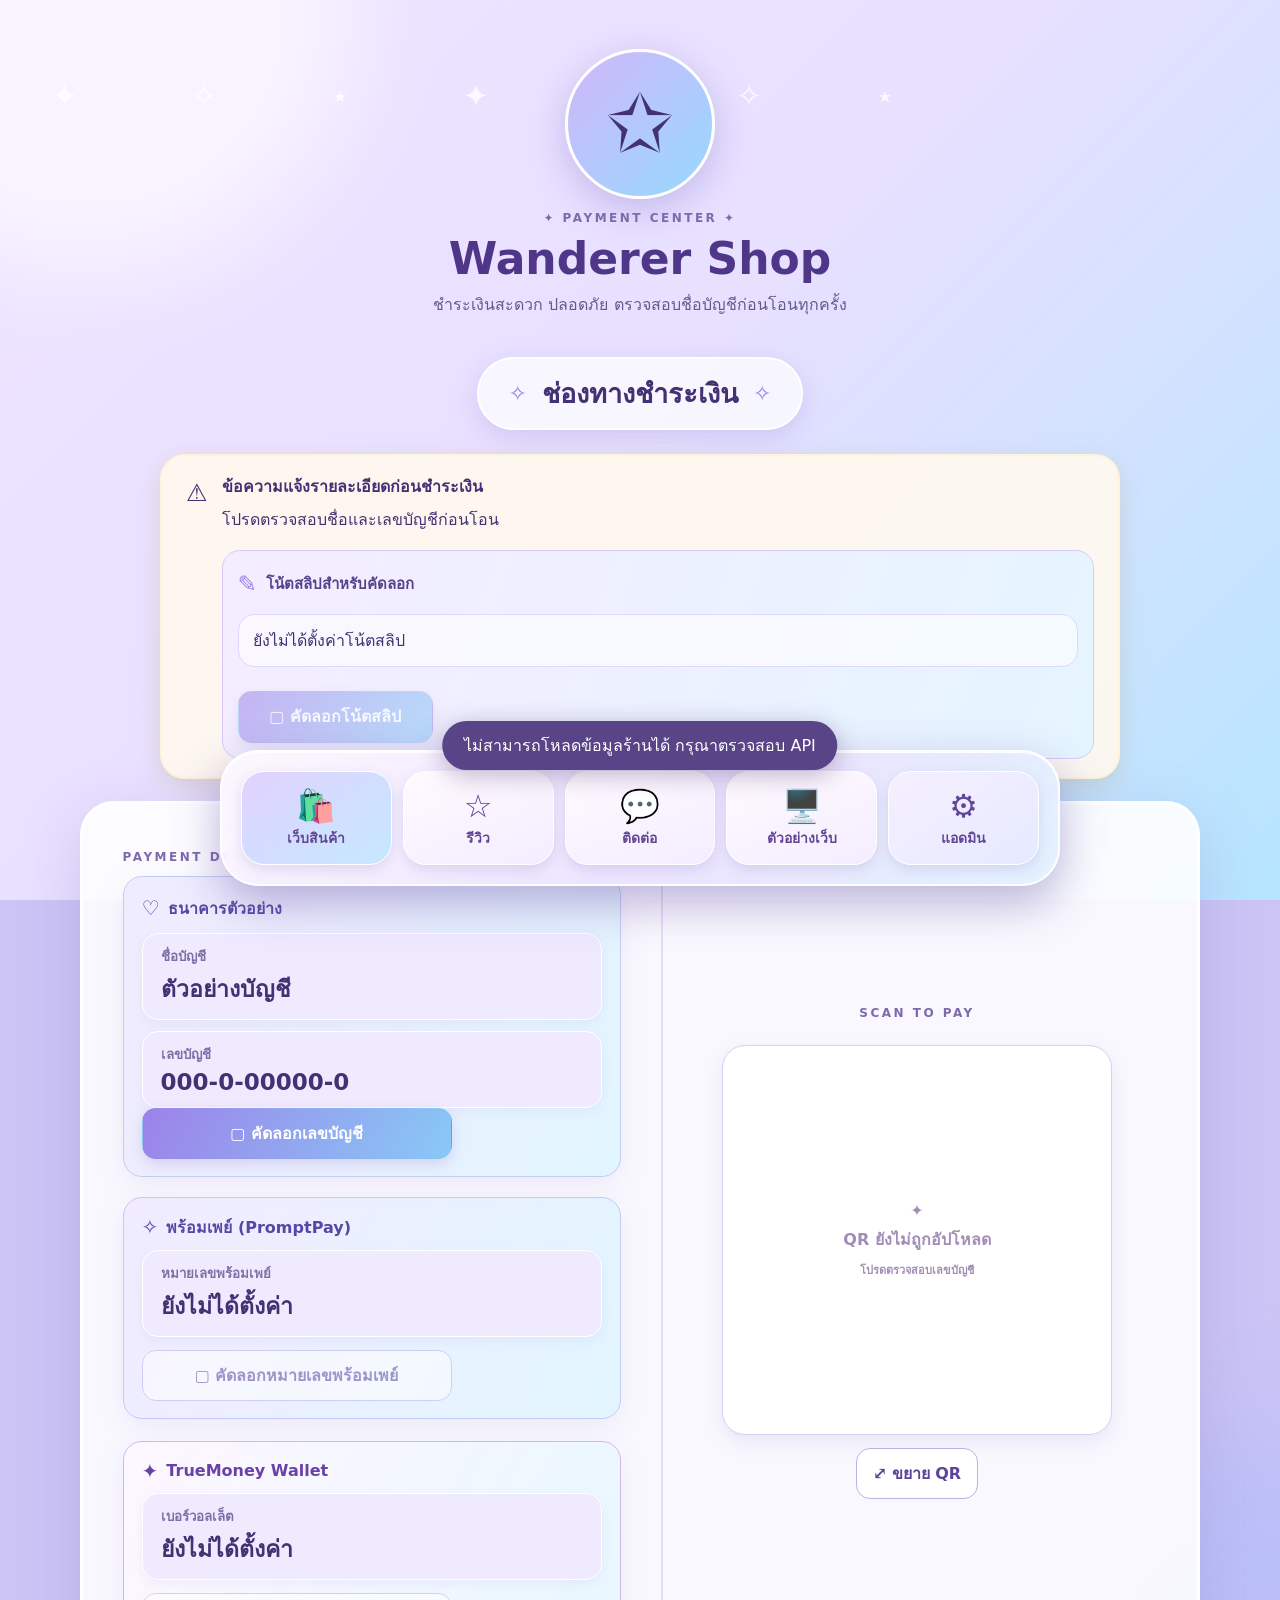
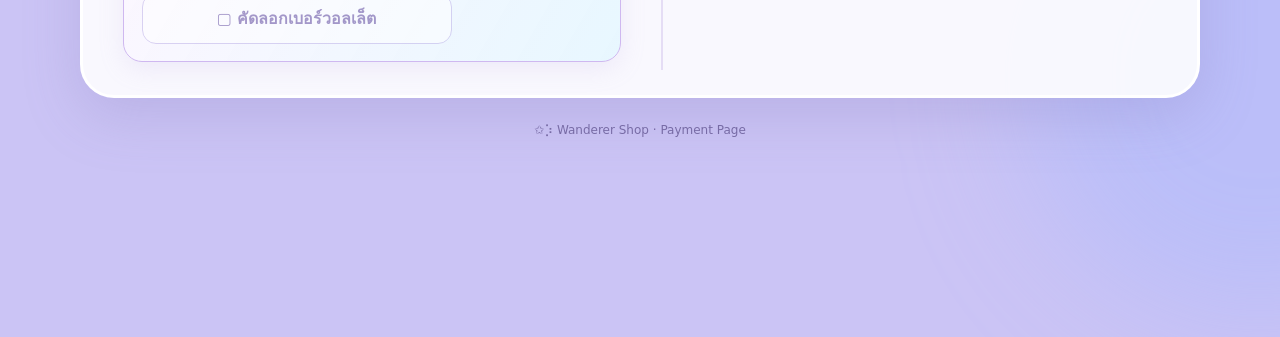
<file: index.html>
<!doctype html><html lang="th"><head><meta charset="utf-8"><meta name="viewport" content="width=device-width,initial-scale=1"><meta name="theme-color" content="#c6b5ff"><title>Wanderer Payment ✩⡱</title><link rel="stylesheet" href="style.css"></head><body>
<div class="sky" id="sky"><div class="stars" aria-hidden="true">✦ ✧ ⋆ ✦ ⟡ ✧ ⋆</div><div class="float-word" id="floatWord"></div><img class="float-image hidden" id="floatImage" alt="รูปตกแต่งลอย"><div class="shell">
  <header class="heading"><div class="brand-icon" id="brandIcon">✩</div><img class="brand-image hidden" id="brandImage" alt="โลโก้ร้าน"><div class="eyebrow" id="eyebrow">✦ PAYMENT CENTER ✦</div><h1 id="shopName">Wanderer Shop</h1><p id="subtitle">ชำระเงินสะดวก ปลอดภัย ตรวจสอบชื่อบัญชีก่อนโอนทุกครั้ง</p></header>
  <div class="page-heading"><span>✧</span><h2 id="pageTitle">ช่องทางชำระเงิน</h2><span>✧</span></div>
  <section class="notice"><span aria-hidden="true">⚠️</span><div class="notice-body"><b>ข้อความแจ้งรายละเอียดก่อนชำระเงิน</b><p id="warningText">โปรดตรวจสอบชื่อและเลขบัญชีก่อนโอน</p><div class="notice-note"><div class="slip-note-heading"><span aria-hidden="true">✎</span><b>โน้ตสลิปสำหรับคัดลอก</b></div><div class="slip-note-text" id="slipNote">ยังไม่ได้ตั้งค่าโน้ตสลิป</div><button type="button" id="copyNote" class="action primary note-copy" disabled>▢ คัดลอกโน้ตสลิป</button></div></div></section>
  <main class="payment-card"><section class="bank-side"><p class="overline">PAYMENT DETAILS</p><div class="bank-details-panel"><div class="wallet-head"><span aria-hidden="true">♡</span><b id="bank">ธนาคารตัวอย่าง</b></div><div class="data-row"><small>ชื่อบัญชี</small><strong id="bankName">ตัวอย่างบัญชี</strong></div><div class="data-row"><small>เลขบัญชี</small><strong id="bankNumber">000-0-00000-0</strong></div><button type="button" class="action primary bank-copy" id="copyNumber">▢ คัดลอกเลขบัญชี</button></div><div class="promptpay-section"><div class="wallet-head"><span>✧</span><b>พร้อมเพย์ (PromptPay)</b></div><div class="data-row"><small>หมายเลขพร้อมเพย์</small><strong id="promptPayNumber">ยังไม่ได้ตั้งค่า</strong></div><button class="action wallet-copy" id="copyPromptPay" disabled>▢ คัดลอกหมายเลขพร้อมเพย์</button></div><div class="wallet-section"><div class="wallet-head"><span>✦</span><b>TrueMoney Wallet</b></div><div class="data-row"><small>เบอร์วอลเล็ต</small><strong id="walletNumber">ยังไม่ได้ตั้งค่า</strong></div><button class="action wallet-copy" id="copyWallet" disabled>▢ คัดลอกเบอร์วอลเล็ต</button></div></section>
  <section class="qr-side"><p class="overline">SCAN TO PAY</p><div class="qr-frame" id="qrFrame"><div class="qr-placeholder">✦<br>QR ยังไม่ถูกอัปโหลด<br><small>โปรดตรวจสอบเลขบัญชี</small></div></div><button class="action" id="expandQR">⤢ ขยาย QR</button></section></main>
  <footer>✩⡱ <span id="footerShop">Wanderer Shop</span> · Payment Page</footer>
</div></div>
<nav class="floating-dock" id="dock" aria-label="เมนูเว็บไซต์" style="--dock-count:5">
  <a class="dock-button" href="#" data-pending-link><span class="dock-icon">🛍️</span><span class="dock-label">เว็บสินค้า</span></a>
  <a class="dock-button" href="#" data-pending-link><span class="dock-icon">☆</span><span class="dock-label">รีวิว</span></a>
  <a class="dock-button" href="#" data-pending-link><span class="dock-icon">💬</span><span class="dock-label">ติดต่อ</span></a>
  <a class="dock-button" href="#" data-pending-link><span class="dock-icon">🖥️</span><span class="dock-label">ตัวอย่างเว็บ</span></a>
  <button class="dock-button admin-button" type="button" id="dockAdmin"><span class="dock-icon">⚙</span><span class="dock-label">แอดมิน</span></button>
</nav><div id="toast" role="status" class="toast hidden"></div>
<div class="dialog-backdrop hidden" id="qrDialog" role="dialog" aria-modal="true" aria-label="ขยาย QR"><div class="dialog"><div class="dialog-head"><b>✧ QR ชำระเงิน</b><button id="closeQR" class="action">✕ ปิด</button></div><div id="largeQR" class="qr-frame large"></div></div></div>
<div class="dialog-backdrop hidden" id="loginDialog" role="dialog" aria-modal="true" aria-label="เข้าสู่ระบบแอดมิน"><div class="dialog"><div class="dialog-head"><b>⚙ แอดมิน</b><button id="closeLogin" class="action">✕ ปิด</button></div><p>กรอกรหัสแอดมินเพื่อแก้ไขข้อมูลกลางของร้าน</p><form id="loginForm"><input id="loginPassword" type="password" autocomplete="current-password" placeholder="รหัสผ่านแอดมิน" required><button class="action primary" type="submit">เข้าสู่ระบบ</button></form><p class="login-help" id="loginError"></p></div></div>
<script src="config.js"></script><script src="main.js"></script></body></html>
</file>
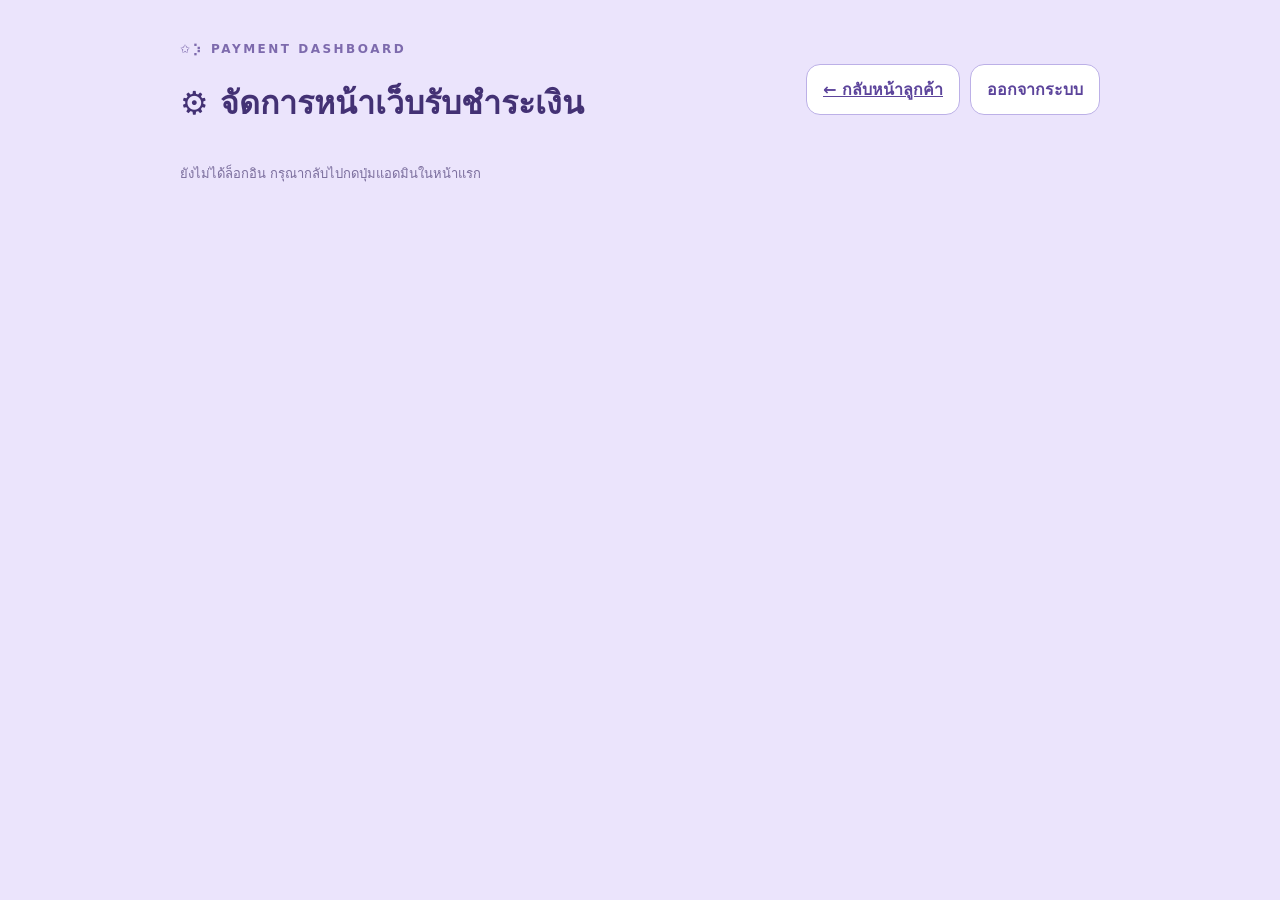
<file: admin.html>
<!doctype html><html lang="th"><head><meta charset="utf-8"><meta name="viewport" content="width=device-width,initial-scale=1"><title>จัดการ Wanderer Payment</title><link rel="stylesheet" href="style.css"><style>
.admin-wrap{max-width:950px;margin:30px auto 100px;padding:0 15px}.admin-top{display:flex;align-items:center;justify-content:space-between;gap:10px;flex-wrap:wrap}.admin-card{background:#ffffffdc;border:2px solid white;border-radius:25px;box-shadow:0 9px 30px #b3a6e466;padding:24px;margin:20px 0}.form-grid{display:grid;grid-template-columns:repeat(2,minmax(0,1fr));gap:15px}label{font-weight:700;display:block;font-size:13px;color:#584b85}label input,label textarea,label select{width:100%;display:block;margin-top:6px;border-radius:12px;border:1px solid #cbbcec;padding:12px 13px;background:#fff;color:#41356f;outline-color:#aa94ec}label textarea{min-height:100px;resize:vertical}.full{grid-column:1/-1}fieldset{border:1px solid #d9ceef;border-radius:16px;margin:18px 0;padding:16px}legend{font-weight:850}.actions-admin{display:flex;gap:10px;flex-wrap:wrap}.status{font-size:13px;color:#7a6d9c}.upload-row{display:flex;gap:12px;align-items:center;flex-wrap:wrap;padding:10px 0;border-top:1px solid #ddd4ef}.upload-row>strong{min-width:110px}.upload-row input{max-width:270px}.link-item{background:#f4efff;border-radius:15px;padding:16px;margin:12px 0}.mini{font-size:12px;color:#81739d;line-height:1.7}.admin-card h2{margin-top:0}.admin-actions-sticky{position:sticky;bottom:10px;padding:12px;background:#e5dcf8ed;border-radius:18px;backdrop-filter:blur(12px)}@media(max-width:650px){.form-grid{grid-template-columns:1fr}.admin-card{padding:17px}}
</style></head><body class="admin-view"><div class="admin-wrap"><div class="admin-top"><div><p class="eyebrow">✩⡱ PAYMENT DASHBOARD</p><h1>⚙ จัดการหน้าเว็บรับชำระเงิน</h1></div><div class="actions-admin"><a href="index.html" class="action">← กลับหน้าลูกค้า</a><button id="logout" class="action">ออกจากระบบ</button></div></div><p class="status" id="status">กำลังตรวจสอบสิทธิ์...</p>
<form id="settingsForm" class="hidden"><section class="admin-card"><h2>✦ ข้อมูลร้านและบัญชี</h2><div class="form-grid"><label>ชื่อร้าน<input name="shopName" maxlength="80" required></label><label>ข้อความบรรทัดบน<input name="eyebrow" maxlength="80"></label><label>หัวข้อหน้าเว็บ<input name="title" maxlength="100"></label><label>ธนาคาร<input name="bank" maxlength="90"></label><label>ชื่อบัญชี<input name="bankName" maxlength="120" required></label><label>เลขบัญชี<input name="bankNumber" maxlength="60" required></label><label>หมายเลขพร้อมเพย์ (PromptPay)<input name="promptPayNumber" type="text" inputmode="numeric" maxlength="30" placeholder="เบอร์โทรหรือเลขพร้อมเพย์ (เว้นว่างได้)"></label><label>เบอร์ TrueMoney Wallet<input name="walletNumber" type="tel" inputmode="numeric" maxlength="30" placeholder="08XXXXXXXX (เว้นว่างได้)"></label><label class="full">คำอธิบายใต้ชื่อร้าน<textarea name="subtitle" maxlength="240"></textarea></label><label class="full">ข้อความแจ้งรายละเอียด (แสดงให้ลูกค้าอ่าน แต่ไม่มีปุ่มคัดลอก)<textarea name="warningText" maxlength="900" placeholder="เช่น ตรวจสอบชื่อบัญชีก่อนโอน / ส่งสลิปหลังชำระเงิน"></textarea></label><label class="full">ข้อความโน้ตสลิปสำหรับคัดลอก<textarea name="slipNote" maxlength="600" placeholder="ข้อความที่ต้องการให้ลูกค้ากดคัดลอก เช่น เลขออเดอร์ หรือรหัสอ้างอิง"></textarea></label></div></section>
<section class="admin-card"><h2>🎨 สีและพื้นหลัง</h2><div class="form-grid"><label>ขนาดโลโก้ (px)<input type="number" name="logoSize" min="70" max="240" step="5" value="150" required></label><label>สีหลัก<input type="color" name="accent"></label><label>สีรอง<input type="color" name="secondary"></label><label>สีพื้นหลัง<input type="color" name="backgroundColor"></label><label>พื้นหลังแบบ<select name="backgroundMode"><option value="gradient">ไล่เฉดม่วง–ฟ้า</option><option value="color">สีพื้นหลังเดี่ยว</option><option value="image">รูปที่แนบ</option></select></label></div><p class="mini">ถ้าต้องการใช้รูปพื้นหลัง ให้แนบรูปด้านล่าง และเลือก “รูปที่แนบ”</p></section>
<section class="admin-card"><h2>✧ ข้อความ / รูปตกแต่งลอย</h2><div class="form-grid"><label class="full">ข้อความลอย<textarea name="floatingText" maxlength="180"></textarea></label><label>ตำแหน่งแนวนอน (%)<input type="number" min="5" max="95" name="floatX"></label><label>ตำแหน่งแนวตั้ง (%)<input type="number" min="5" max="90" name="floatY"></label><label>ขนาดตัวอักษร (px)<input type="number" min="11" max="42" name="floatSize"></label><label>แอนิเมชันลอยขึ้นลง<select name="floatAnimate"><option value="true">เปิด</option><option value="false">ปิด</option></select></label><label>แสดงรูปตกแต่งลอย<select name="floatImage"><option value="false">ไม่แสดง</option><option value="true">แสดงรูปที่อัปโหลด</option></select></label></div><p class="mini">ข้อความและรูปเป็นองค์ประกอบตกแต่ง ไม่ใช่วิดเจ็ตลากย้ายด้วยเมาส์ สามารถเปลี่ยนตำแหน่งด้วยตัวเลขได้</p></section>
<section class="admin-card"><h2>🔗 เมนูลอยด้านล่าง</h2><p class="mini">กำหนดปุ่มลูกค้าได้ไม่เกิน 5 ปุ่ม; ปุ่มแอดมินจะถูกเพิ่มไว้ท้ายกรอบอัตโนมัติ</p><div id="links"></div><button type="button" id="addLink" class="action">＋ เพิ่มปุ่ม</button></section>
<section class="admin-card"><h2>🖼 อัปโหลดโลโก้ QR พื้นหลัง และรูปตกแต่ง</h2><p class="mini">ไฟล์ PNG / JPG / WebP ขนาดไม่เกิน 500 KB ต่อภาพ ใช้ D1 เก็บภาพโดยตรง ไม่ต้องเปิด R2 (เหมาะกับเว็บขนาดเล็กเท่านั้น)</p><div id="imageRows"></div></section>
<div class="admin-actions-sticky actions-admin"><button class="action primary" type="submit" id="save">💾 บันทึกการตั้งค่า</button><button class="action" type="button" id="reload">↻ โหลดข้อมูลล่าสุด</button><span class="status" id="saveStatus"></span></div></form></div><script src="config.js"></script><script src="admin.js"></script></body></html>
</file>
<file: style.css>
:root{--accent:#9c82e9;--secondary:#88c9f6;--bg:#e7e0ff;--ink:#433174;--line:#ffffffb8;font-family:system-ui,-apple-system,"Segoe UI",sans-serif}*{box-sizing:border-box}body{margin:0;color:var(--ink);background:#cbc4f5}button,input,textarea,select{font:inherit}button{cursor:pointer}button:focus-visible,a:focus-visible{outline:3px solid #3e2c77;outline-offset:3px}.hidden{display:none!important}.sky{min-height:100vh;padding:25px 18px 164px;background:linear-gradient(135deg,#eee4ff 5%,var(--bg) 49%,#b6e5ff 100%);background-size:cover;background-position:center;background-attachment:fixed;position:relative;isolation:isolate;overflow:hidden}.sky:before,.sky:after{content:"";position:absolute;border-radius:50%;pointer-events:none;z-index:-1}.sky:before{width:540px;height:540px;top:-260px;left:-180px;background:#fff9;filter:blur(50px)}.sky:after{width:480px;height:480px;right:-220px;bottom:20px;background:#a3b7ff66;filter:blur(60px)}.stars{position:absolute;top:4%;left:4%;width:92%;font-size:clamp(18px,4vw,32px);letter-spacing:clamp(12px,4vw,55px);color:#fff;opacity:.8;pointer-events:none;z-index:-1}.shell{max-width:950px;margin:0 auto}.heading{text-align:center;padding:24px 0 5px}.brand-icon,.brand-image{width:100px;height:100px;margin:0 auto 12px;border:3px solid #fff;border-radius:50%;background:linear-gradient(135deg,#d1b7fa,#96d9ff);box-shadow:0 10px 36px #8979cf65;display:grid;place-items:center;font-size:55px;object-fit:cover}.eyebrow,.overline{font-size:12px;font-weight:800;letter-spacing:2.5px;color:#7d6aad}.heading h1{font-size:clamp(28px,5vw,44px);margin:8px 0;color:#4f3689}.heading p{margin:7px auto 20px;max-width:650px;color:#67588f}.page-heading{display:flex;justify-content:center;align-items:center;gap:15px;margin:15px auto 24px;padding:13px 30px;width:max-content;max-width:100%;border-radius:999px;background:#ffffffb5;border:2px solid #fff;box-shadow:0 8px 23px #9b88da44}.page-heading h2{font-size:clamp(19px,3.7vw,27px);margin:0}.page-heading span{color:var(--accent);font-size:22px}.payment-card{display:grid;grid-template-columns:1.2fr .8fr;gap:18px;padding:24px;background:#ffffffe3;border:3px solid #fff;border-radius:34px;box-shadow:0 17px 55px #897dbe45}.bank-side{padding:8px 14px}.bank-icon{font-size:36px;color:var(--accent)}.bank-side h3{font-size:24px;margin:4px 0 18px}.data-row{display:flex;flex-direction:column;padding:12px 18px;background:#f0eaff;border:1px solid #ffffff;box-shadow:0 4px 12px #a799cd1f;border-radius:16px;margin-bottom:10px}.data-row small{font-weight:700;color:#7d70a6}.data-row strong{font-size:clamp(16px,2.8vw,23px);overflow-wrap:anywhere;margin-top:4px}.buttons{display:flex;gap:8px;flex-wrap:wrap;margin-top:20px}.action{border:1px solid #bcb0e7;border-radius:14px;background:#fff;color:#5c449b;padding:12px 16px;font-weight:800;transition:transform .1s,filter .1s}.action:hover{filter:brightness(.96)}.action:active{transform:scale(.97)}.action.primary{background:linear-gradient(120deg,var(--accent),var(--secondary));color:white;border-color:transparent;box-shadow:0 5px 14px #a993d356}.qr-side{text-align:center;padding:8px 10px 10px;border-left:2px solid #e5ddf5;display:flex;align-items:center;flex-direction:column;gap:10px}.qr-frame{width:min(100%,230px);aspect-ratio:1;background:#fff;border:1px solid #d9cef4;border-radius:19px;padding:13px;display:grid;place-items:center;box-shadow:0 7px 18px #8f81ca25}.qr-frame img{width:100%;height:100%;object-fit:contain}.qr-frame.large{width:min(100%,340px);margin:18px auto}.qr-placeholder{line-height:1.8;color:#a18db6;font-weight:700}.qr-placeholder small{font-size:11px}.notice{margin:24px auto 0;max-width:840px;background:#fff9efef;border:2px solid #fff4d6;border-radius:25px;padding:18px 24px;display:flex;gap:14px;line-height:1.65;box-shadow:0 8px 24px #bdaf8355}.notice>span{font-size:24px}.notice p{white-space:pre-wrap;margin:7px 0 0}footer{text-align:center;margin:25px 0;color:#776ba5;font-size:12px}/* Full-width, unified pastel capsule bar; all menu items stay inside the frame */
.floating-dock{
  position:fixed;z-index:30;
  bottom:calc(14px + env(safe-area-inset-bottom,0px));left:50%;transform:translateX(-50%);
  width:min(94vw,840px);max-width:calc(100% - 16px);
  display:grid;grid-template-columns:repeat(var(--dock-count,5),minmax(0,1fr));
  gap:clamp(4px,1vw,11px);align-items:stretch;
  padding:clamp(10px,1.5vw,19px);
  border:2px solid #ffffffed;border-radius:clamp(24px,4vw,38px);
  background:linear-gradient(135deg,#fdf8fff0,#ebe2ffed 55%,#e1f2fff0);
  -webkit-backdrop-filter:blur(20px);backdrop-filter:blur(20px);
  box-shadow:0 17px 45px #6f58aa73,inset 0 1px 0 #fff;
  overflow:visible;
}
.dock-button{
  min-width:0;min-height:clamp(64px,8vw,94px);padding:10px 5px;
  display:flex;align-items:center;justify-content:center;flex-direction:column;gap:6px;
  text-decoration:none;border:1.5px solid #fff;background:linear-gradient(160deg,#fffaff,#f4edff);
  color:#624695;border-radius:clamp(15px,2vw,23px);
  box-shadow:0 5px 13px #a499d04d;font-weight:800;font-size:clamp(10px,1.15vw,14px);
  text-align:center;line-height:1.25;transition:transform .15s,box-shadow .15s;
}
.dock-button:first-child{background:linear-gradient(145deg,#e1d2ff,#c5e8ff)}
.dock-button.admin-button{background:linear-gradient(145deg,#f6efff,#e5eaff)}
.dock-button:hover{transform:translateY(-2px);box-shadow:0 8px 18px #927dbe6b}
.dock-icon{font-size:clamp(21px,3vw,32px);line-height:1.1;flex-shrink:0}
.dock-label{overflow-wrap:anywhere;word-break:normal;max-width:100%}
.toast{position:fixed;bottom:130px;left:50%;transform:translateX(-50%);z-index:60;background:#594487;color:white;padding:12px 22px;border-radius:99px;box-shadow:0 5px 25px #604c7b66;min-width:180px;text-align:center}.dialog-backdrop{position:fixed;inset:0;z-index:40;display:flex;justify-content:center;align-items:center;background:#27204488;padding:15px}.dialog{width:min(100%,440px);max-height:92vh;overflow:auto;padding:23px;border-radius:25px;background:#f6f0ff;border:2px solid white;box-shadow:0 18px 45px #1f154b70}.dialog-head{display:flex;justify-content:space-between;align-items:center;gap:12px}.dialog input{padding:12px;border:1px solid #b7a7db;border-radius:12px;width:100%;margin:12px 0}.dialog form{display:grid;gap:4px}.login-help{font-size:12px;color:#ad3b62;min-height:1em}.float-word{position:absolute;z-index:0;max-width:min(85vw,600px);white-space:pre-wrap;text-align:center;color:#7756b8;font-weight:800;text-shadow:0 2px 9px #fff;pointer-events:none;transform:translate(-50%,-50%);opacity:.75}.float-image{position:absolute;z-index:0;width:clamp(55px,11vw,155px);height:auto;transform:translate(-50%,-50%);pointer-events:none;opacity:.85}.floaty{animation:drift 4s ease-in-out infinite alternate}@keyframes drift{to{translate:0 -12px}}.shell{position:relative;z-index:1}body.admin-view{background:#ebe4fc}body.admin-view .sky{display:none}@media(max-width:700px){.payment-card{grid-template-columns:1fr;padding:17px;gap:14px}.qr-side{border-left:0;border-top:1px solid #e5ddf5}.heading{padding-top:5px}.floating-dock{padding:12px 13px;gap:8px;justify-content:flex-start}.dock-button{min-width:66px;min-height:62px;padding:9px 10px;border-radius:16px;font-size:10px}.dock-icon{font-size:20px}.sky{padding-bottom:145px}.bank-side{padding:6px}}@media(max-width:400px){.floating-dock{gap:6px;padding:10px}.dock-button{min-width:59px;min-height:59px;padding:8px 7px;font-size:9px}}

/* TrueMoney Wallet transfer details */
.wallet-section{margin-top:22px;padding:17px 18px;border:1px solid #cfb8f0;border-radius:19px;background:linear-gradient(120deg,#fff6ffcc,#e5f7ffdb);box-shadow:0 7px 24px #b9a4da2b}
.wallet-head{display:flex;align-items:center;gap:8px;margin-bottom:10px;color:#6842a7;font-size:16px}.wallet-head span{font-size:20px}.wallet-section .data-row{margin-bottom:13px}.wallet-copy{width:100%;max-width:310px}.wallet-copy:disabled{opacity:.55;cursor:not-allowed}

/* 2026-11 responsive refinement: larger QR and balanced payment columns */
.shell{width:min(100%,1120px);max-width:1120px}
.sky{padding-inline:clamp(12px,3vw,28px);padding-bottom:calc(175px + env(safe-area-inset-bottom,0px))}
.payment-card{grid-template-columns:minmax(0,1fr) minmax(0,.97fr);gap:clamp(13px,2vw,26px);padding:clamp(16px,2vw,30px);align-items:stretch}
.bank-side,.qr-side{min-width:0}
.qr-side{justify-content:center;padding:6px clamp(2px,1.2vw,18px) 12px;gap:13px}
.qr-frame{width:min(100%,390px);max-width:100%;aspect-ratio:1/1;padding:clamp(10px,1.5vw,18px);border-radius:23px}
.qr-frame img{display:block;max-width:100%;max-height:100%;height:100%;width:100%;object-fit:contain}
.qr-frame.large{width:min(88vw,460px);margin:18px auto}
.qr-placeholder{font-size:clamp(13px,1.3vw,16px)}
.notice{max-width:960px}
@media(max-width:760px){
  .payment-card{grid-template-columns:minmax(0,1fr);gap:18px}
  .qr-side{border-left:0;border-top:2px solid #e5ddf5;padding:20px 6px 4px}
  .qr-frame{width:min(80vw,380px)}
  .bank-side{padding:4px}
  .heading{padding-top:8px}
  .floating-dock{width:calc(100vw - 20px);gap:6px;padding:11px 10px;border-radius:27px}
  .dock-button{min-height:69px;padding:8px 3px;font-size:10.5px;gap:4px;border-radius:16px}
  .dock-icon{font-size:22px}
}
@media(max-width:480px){
  .sky{padding:15px 12px calc(148px + env(safe-area-inset-bottom,0px))}
  .brand-icon,.brand-image{width:76px;height:76px;font-size:43px}
  .heading h1{font-size:clamp(25px,7vw,36px)}
  .payment-card{padding:15px;border-radius:25px}
  .bank-side h3{font-size:22px}
  .data-row{padding:11px 13px}
  .buttons{gap:7px}
  .buttons .action{flex:1 1 135px;padding:11px 8px;font-size:12px}
  .qr-frame{width:min(82vw,345px)}
  .notice{padding:15px 14px;gap:8px}
  .floating-dock{width:calc(100vw - 12px);padding:9px 7px;gap:4px;border-radius:22px;bottom:calc(8px + env(safe-area-inset-bottom,0px))}
  .dock-button{min-height:62px;padding:7px 2px;font-size:clamp(8px,2.4vw,10.5px);gap:3px;border-radius:13px}
  .dock-icon{font-size:clamp(17px,5vw,22px)}
}
@media(max-width:340px){.dock-button{font-size:8px;min-height:57px}.floating-dock{padding:7px 5px;gap:3px}}
@media(prefers-reduced-motion:reduce){.floaty{animation:none!important}.dock-button{transition:none!important}}

/* Payment enhancements: configurable larger logo, PromptPay and copyable note */
:root{--logo-size:150px}
.brand-icon,.brand-image{width:clamp(70px,var(--logo-size),240px);height:clamp(70px,var(--logo-size),240px);font-size:clamp(38px,calc(var(--logo-size) * .54),115px);flex-shrink:0}
.promptpay-section{margin-top:20px;padding:17px 18px;border:1px solid #c2cbf5;border-radius:19px;background:linear-gradient(115deg,#f0eaffee,#e0f5ffee);box-shadow:0 7px 24px #b9a4da2b}
.promptpay-section .data-row{margin-bottom:13px}.promptpay-section .wallet-head{color:#5647a4}.promptpay-section .wallet-copy{width:100%;max-width:310px}
.action:disabled{opacity:.53;cursor:not-allowed}
.note-copy{margin-top:12px;max-width:100%}
@media(max-width:480px){.brand-icon,.brand-image{width:min(var(--logo-size),48vw);height:min(var(--logo-size),48vw);font-size:clamp(38px,calc(var(--logo-size) * .49),105px)}.promptpay-section{padding:14px}.note-copy{width:100%}}

/* Nov 24: framed bank details; distinct warning vs copyable slip note */
.bank-details-panel{padding:17px;border:1px solid #c9cbf7;border-radius:20px;background:linear-gradient(120deg,#f7f0ffdd,#eaf5ffef);box-shadow:0 7px 24px #b9a4da25}
.bank-details-panel .data-row:last-of-type{margin-bottom:0}
.bank-details-panel .buttons{margin-top:15px}
.bank-details-panel .buttons .action{min-width:185px}
.notice-body{min-width:0;flex:1}
.slip-note-box{margin:14px auto 0;max-width:960px;border:2px solid #fff;border-radius:25px;padding:20px 24px;background:linear-gradient(115deg,#f7f0ffef,#e4f4ffef);box-shadow:0 8px 24px #a89ac54d}
.slip-note-heading{display:flex;align-items:center;gap:9px;font-size:17px;color:#55448d}
.slip-note-heading span{font-size:23px;color:var(--accent)}
.slip-note-text{margin:13px 0;padding:15px 17px;min-height:60px;border:1px solid #e0d7ff;border-radius:16px;background:#fff9;white-space:pre-wrap;overflow-wrap:anywhere;line-height:1.7}
.slip-note-box .note-copy{max-width:100%;min-width:205px}
@media(max-width:480px){.bank-details-panel{padding:12px}.bank-details-panel .buttons .action{width:100%}.slip-note-box{padding:16px}.slip-note-box .note-copy{width:100%}}

/* 2026-11-24 layout: matching bank / PromptPay cards, copy-note inside top notice */
.bank-details-panel{margin-top:12px;margin-bottom:18px;padding:17px 18px;border:1px solid #c2cbf5;border-radius:19px;background:linear-gradient(115deg,#f0eaffee,#e0f5ffee);box-shadow:0 7px 24px #b9a4da2b}
.bank-details-panel .wallet-head{color:#5647a4;line-height:1.45;overflow-wrap:anywhere}
.bank-details-panel .data-row{margin-bottom:11px}
.bank-details-panel .bank-copy{width:100%;max-width:310px;min-height:45px}
.notice{max-width:960px;margin:20px auto 22px;align-items:flex-start}
.notice-body{width:100%;min-width:0;flex:1}
.notice-note{margin-top:16px;padding:15px;border-radius:18px;background:linear-gradient(110deg,#f4edff,#e5f5ff);border:1px solid #d6cbfa}
.notice-note .slip-note-heading{font-size:15px}
.notice-note .slip-note-text{margin:10px 0 12px;padding:12px 14px;min-height:45px}
.notice-note .note-copy{width:auto;max-width:100%;min-width:195px}
@media(max-width:480px){.bank-details-panel{padding:14px}.bank-details-panel .bank-copy,.notice-note .note-copy{width:100%}.notice-note{padding:12px}}
</file>
